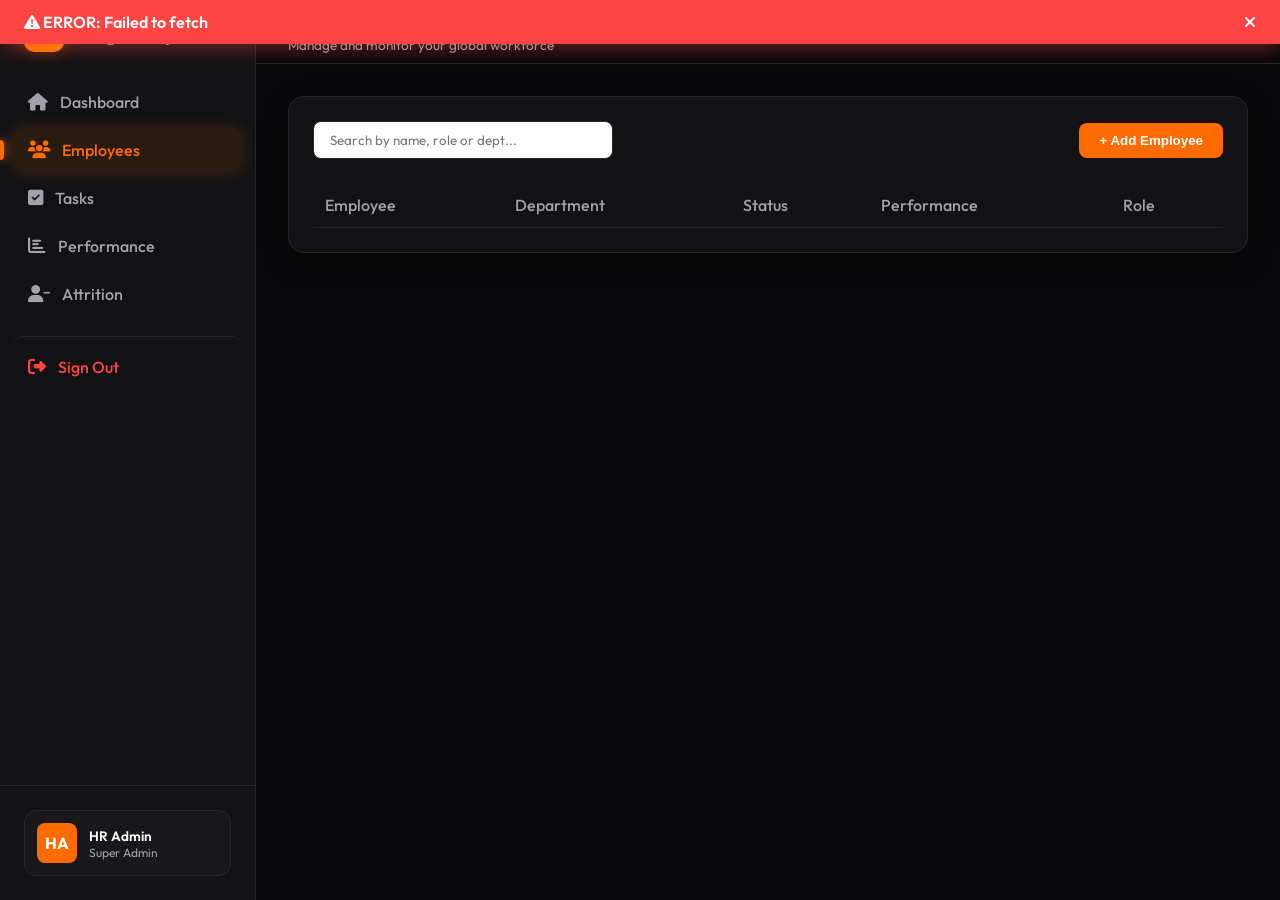
<file: employees.html>
<!DOCTYPE html>
<html lang="en">
<head>
    <meta charset="UTF-8">
    <meta name="viewport" content="width=device-width, initial-scale=1.0">
    <title>Employees | EmpAnalytics</title>
    <link rel="stylesheet" href="css/styles.css">
    <link rel="stylesheet" href="https://cdnjs.cloudflare.com/ajax/libs/font-awesome/6.4.0/css/all.min.css">
    <link href="https://fonts.googleapis.com/css2?family=Outfit:wght@300;400;500;600;700&family=Playfair+Display:wght@700;800&display=swap" rel="stylesheet">
</head>
<body>
    <div class="wrapper">
        <aside class="sidebar" id="sidebar">
            <div class="logo-area">
                <div class="logo-icon">
                    <img src="assets/logo.png" alt="EmpAnalytics Logo">
                </div>
                <span class="logo-text">Emp Analytics</span>
            </div>
            <nav class="nav-menu">
                <a href="dashboard.html" class="nav-link"><i class="fas fa-home"></i><span>Dashboard</span></a>
                <a href="employees.html" class="nav-link active"><i class="fas fa-users"></i><span>Employees</span></a>
                <a href="tasks.html" class="nav-link"><i class="fas fa-check-square"></i><span>Tasks</span></a>
                <a href="performance.html" class="nav-link"><i class="fas fa-chart-bar"></i><span>Performance</span></a>
                <a href="attrition.html" class="nav-link"><i class="fas fa-user-minus"></i><span>Attrition</span></a>
                <a href="index.html" class="nav-link" style="margin-top: 20px; border-top: 1px solid var(--border); padding-top: 20px; color: #ff4444;"><i class="fas fa-sign-out-alt"></i><span>Sign Out</span></a>
            </nav>
            <div class="sidebar-bottom">
                <div class="user-card">
                    <div class="user-avatar" style="width: 40px; height: 40px; border-radius: 8px; background: var(--primary); color: white; display: flex; align-items: center; justify-content: center; font-weight: bold;">HA</div>
                    <div>
                        <p style="font-weight: 600; font-size: 0.85rem;">HR Admin</p>
                        <p style="font-size: 0.75rem; color: var(--text-muted);">Super Admin</p>
                    </div>
                </div>
            </div>
        </aside>

        <main class="main">
            <header class="topbar">
                <div class="top-left">
                    <div style="display: flex; align-items: center; gap: 12px;">
                        <i class="fas fa-bars mobile-toggle" id="mobileToggle" style="display: none; cursor: pointer; font-size: 1.25rem;"></i>
                        <div>
                            <h2>Employee Directory</h2>
                            <p>Manage and monitor your global workforce</p>
                        </div>
                    </div>
                </div>
            </header>

            <div class="content">
                <div class="card fade-up">
                    <div class="card-header">
                        <input type="text" id="employeeSearch" placeholder="Search by name, role or dept..." style="padding: 10px 16px; border-radius: 8px; border: 1px solid var(--border); width: 300px; font-family: 'Outfit';">
                        <button class="btn btn-primary" style="background: var(--primary); color: white; border: none; padding: 10px 20px; border-radius: 8px; cursor: pointer; font-weight: 600;">+ Add Employee</button>
                    </div>
                    <table style="width: 100%; border-collapse: collapse;">
                        <thead>
                            <tr style="text-align: left; border-bottom: 1px solid var(--border);">
                                <th style="padding: 12px; color: var(--text-muted); font-weight: 500;">Employee</th>
                                <th style="padding: 12px; color: var(--text-muted); font-weight: 500;">Department</th>
                                <th style="padding: 12px; color: var(--text-muted); font-weight: 500;">Status</th>
                                <th style="padding: 12px; color: var(--text-muted); font-weight: 500;">Performance</th>
                                <th style="padding: 12px; color: var(--text-muted); font-weight: 500;">Role</th>
                            </tr>
                        </thead>
                        <tbody id="employeeTableBody"></tbody>
                    </table>
                </div>
            </div>
        </main>
    </div>
    <script src="js/main.js"></script>
    <script src="js/config.js"></script>
    <script src="js/employees.js"></script>
</body>
</html>
</file>
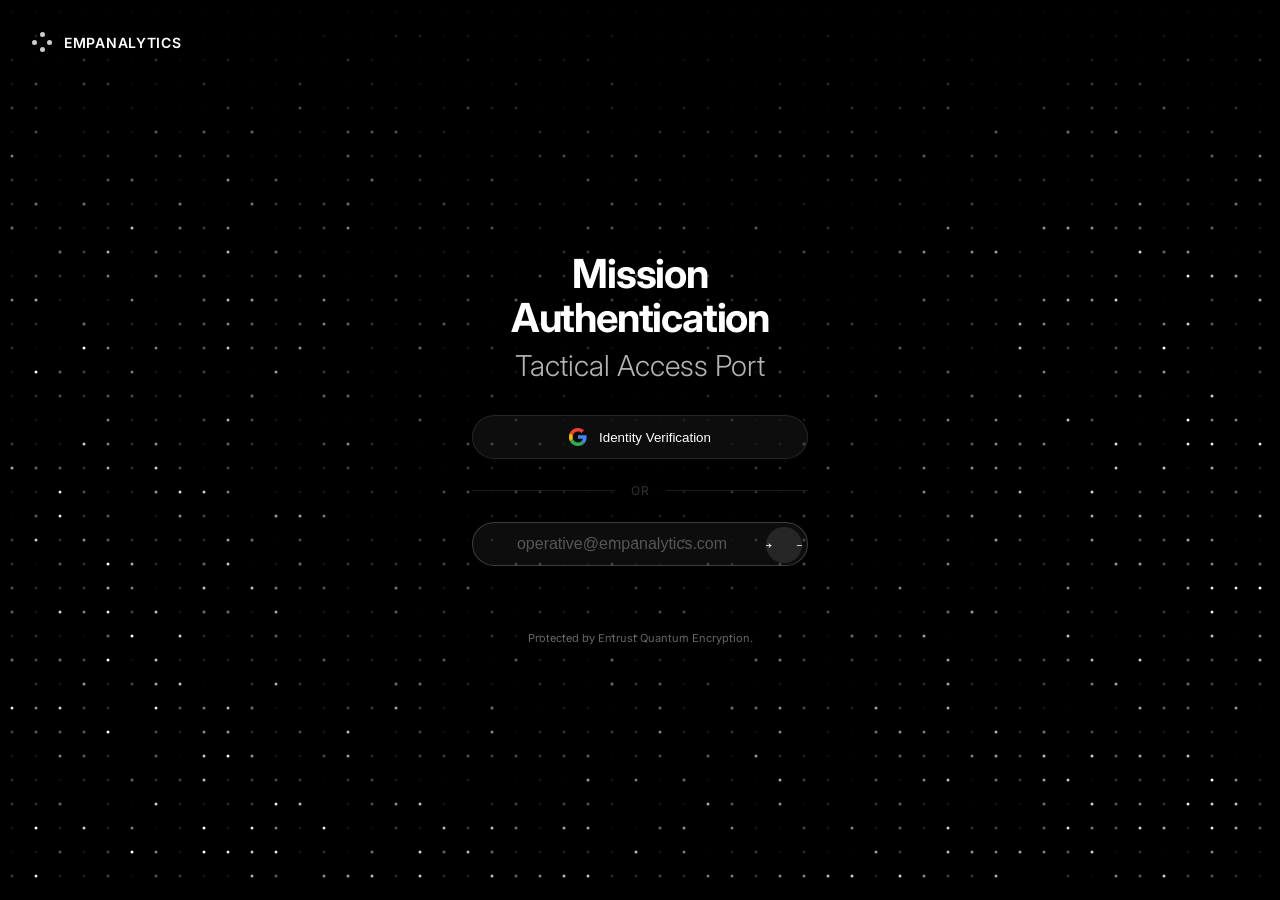
<file: login.html>
<!DOCTYPE html>
<html lang="en">
<head>
    <meta charset="UTF-8">
    <meta name="viewport" content="width=device-width, initial-scale=1.0">
    <title>Login | EmpAnalytics</title>
    <link href="https://fonts.googleapis.com/css2?family=Inter:wght@300;400;600;700&display=swap" rel="stylesheet">
    <link rel="stylesheet" href="https://cdnjs.cloudflare.com/ajax/libs/font-awesome/6.4.0/css/all.min.css">
    <script src="js/config.js"></script>
    <style>
        :root {
            --bg: #000000;
            --surface: rgba(255, 255, 255, 0.05);
            --border: rgba(255, 255, 255, 0.1);
            --text-main: #ffffff;
            --text-muted: rgba(255, 255, 255, 0.4);
            --text-secondary: rgba(255, 255, 255, 0.7);
            --primary: #ffffff;
            --transition: 0.4s cubic-bezier(0.4, 0, 0.2, 1);
        }

        * {
            margin: 0;
            padding: 0;
            box-sizing: border-box;
        }

        body {
            background-color: var(--bg);
            color: var(--text-main);
            font-family: 'Inter', sans-serif;
            height: 100vh;
            overflow: hidden;
            display: flex;
            justify-content: center;
            align-items: center;
        }

        /* Hero Canvas */
        #dotCanvas {
            position: fixed;
            top: 0;
            left: 0;
            width: 100%;
            height: 100%;
            z-index: 0;
        }

        .gradient-overlay {
            position: fixed;
            inset: 0;
            z-index: 1;
            pointer-events: none;
            background: 
                radial-gradient(circle at center, black 0%, transparent 70%),
                linear-gradient(to bottom, black, transparent 33%);
        }

        /* Nav logo only for login */
        .login-nav {
            position: fixed;
            top: 32px;
            left: 32px;
            z-index: 20;
            display: flex;
            align-items: center;
            gap: 12px;
            text-decoration: none;
            color: #fff;
        }

        .nav-logo {
            position: relative;
            width: 20px;
            height: 20px;
        }

        .logo-dot {
            position: absolute;
            width: 5px;
            height: 5px;
            background: rgba(255, 255, 255, 0.8);
            border-radius: 50%;
        }

        .logo-dot:nth-child(1) { top: 0; left: 7.5px; }
        .logo-dot:nth-child(2) { bottom: 0; left: 7.5px; }
        .logo-dot:nth-child(3) { left: 0; top: 7.5px; }
        .logo-dot:nth-child(4) { right: 0; top: 7.5px; }

        /* Form Steps */
        /* Form Steps */
        .form-container {
            position: relative;
            z-index: 10;
            max-width: 384px;
            width: 100%;
            padding: 0 24px;
            display: grid;
            grid-template-areas: "stack";
            place-items: center;
        }

        .step-panel {
            grid-area: stack;
            width: 100%;
            opacity: 0;
            pointer-events: none;
            transform: translateX(80px);
            transition: var(--transition);
            display: flex;
            flex-direction: column;
            align-items: center;
            text-align: center;
        }

        .step-panel.active {
            opacity: 1;
            pointer-events: all;
            transform: translateX(0);
        }

        .step-panel.exiting {
            opacity: 0;
            pointer-events: none;
            transform: translateX(-80px);
        }

        h1 {
            font-size: 2.5rem;
            font-weight: 700;
            letter-spacing: -0.03em;
            line-height: 1.1;
            margin-bottom: 8px;
        }

        .subhead {
            font-size: 1.8rem;
            font-weight: 300;
            color: var(--text-secondary);
            margin-bottom: 32px;
        }

        .subhead-small {
            font-size: 1.25rem;
            font-weight: 300;
            color: rgba(255,255,255,0.5);
            margin-bottom: 32px;
        }

        /* Step 1 specifics */
        .google-btn {
            width: 100%;
            background: var(--surface);
            border: 1px solid var(--border);
            color: #fff;
            padding: 12px;
            border-radius: 999px;
            display: flex;
            align-items: center;
            justify-content: center;
            gap: 12px;
            cursor: pointer;
            font-weight: 500;
            transition: background 0.3s;
            margin-bottom: 24px;
        }

        .google-btn:hover {
            background: rgba(255, 255, 255, 0.1);
        }

        .divider {
            width: 100%;
            display: flex;
            align-items: center;
            gap: 16px;
            margin-bottom: 24px;
            color: rgba(255,255,255,0.2);
            font-size: 12px;
            text-transform: uppercase;
            letter-spacing: 1px;
        }

        .divider::before, .divider::after {
            content: "";
            flex: 1;
            height: 1px;
            background: var(--border);
        }

        .input-wrapper {
            position: relative;
            width: 100%;
            margin-bottom: 24px;
        }

        .input-main {
            width: 100%;
            background: rgba(255, 255, 255, 0.05); /* Added slight background for visibility */
            border: 1px solid rgba(255, 255, 255, 0.2); /* Increased border contrast */
            border-radius: 999px;
            padding: 12px 52px 12px 16px;
            color: #fff;
            text-align: center;
            font-size: 1rem;
            transition: all 0.3s;
            outline: none;
        }

        .input-main:focus {
            border-color: rgba(255, 255, 255, 0.5);
            background: rgba(255, 255, 255, 0.08);
        }

        .input-main::placeholder {
            color: rgba(255, 255, 255, 0.3);
        }

        .btn-submit-arrow {
            position: absolute;
            right: 6px;
            top: 5px;
            width: 36px;
            height: 36px;
            background: rgba(255, 255, 255, 0.1);
            border: none;
            border-radius: 50%;
            cursor: pointer;
            overflow: hidden;
            display: flex;
            align-items: center;
            justify-content: center;
        }

        .btn-submit-arrow:hover {
            background: rgba(255, 255, 255, 0.2);
        }

        .arrow-stack {
            display: flex;
            flex-direction: row;
            width: 72px;
            transition: transform 0.3s ease;
        }

        .arrow-icon {
            width: 36px;
            height: 36px;
            display: flex;
            align-items: center;
            justify-content: center;
            color: #fff;
            font-size: 18px;
        }

        .btn-submit-arrow:hover .arrow-stack {
            transform: translateX(-36px);
        }

        .legal-footer {
            margin-top: 40px;
            font-size: 11px;
            color: var(--text-muted);
            line-height: 1.6;
        }

        .legal-footer a {
            color: inherit;
            text-decoration: underline;
            transition: color 0.3s;
        }

        /* Step 2 specifics */
        .code-container {
            width: 100%;
            border: 1px solid var(--border);
            border-radius: 999px;
            padding: 16px 20px;
            display: flex;
            justify-content: space-between;
            align-items: center;
            margin-bottom: 24px;
            background: rgba(0,0,0,0.2);
        }

        .code-input-group {
            display: flex;
            align-items: center;
            gap: 4px;
            flex: 1;
            justify-content: center;
        }

        .digit-field {
            position: relative;
            width: 32px;
            display: flex;
            justify-content: center;
        }

        .digit-input {
            width: 32px;
            background: transparent;
            border: none;
            color: #fff;
            text-align: center;
            font-size: 1.25rem;
            outline: none;
            font-weight: 600;
            caret-color: transparent;
            z-index: 2;
        }

        .digit-placeholder {
            position: absolute;
            top: 50%;
            left: 50%;
            transform: translate(-50%, -50%);
            color: rgba(255, 255, 255, 0.15);
            font-size: 1.25rem;
            font-weight: 600;
            z-index: 1;
            pointer-events: none;
        }

        .digit-input:not(:placeholder-shown) + .digit-placeholder {
            display: none;
        }

        .divider-v {
            width: 1px;
            height: 20px;
            background: rgba(255, 255, 255, 0.1);
            margin: 0 4px;
        }

        .resend-text {
            font-size: 14px;
            color: rgba(255, 255, 255, 0.5);
            cursor: pointer;
            transition: all 0.2s;
            margin-bottom: 32px;
        }

        .resend-text:hover {
            color: #fff;
            transform: scale(1.02);
        }

        .btn-row {
            display: flex;
            gap: 12px;
            width: 100%;
        }

        .btn-back {
            width: 30%;
            background: #fff;
            color: #000;
            border: none;
            padding: 14px;
            border-radius: 999px;
            font-weight: 600;
            cursor: pointer;
        }

        .btn-continue {
            flex: 1;
            background: #111;
            color: rgba(255, 255, 255, 0.5);
            border: 1px solid var(--border);
            padding: 14px;
            border-radius: 999px;
            font-weight: 600;
            cursor: not-allowed;
            transition: all 0.3s;
        }

        .btn-continue.ready {
            background: #fff;
            color: #000;
            cursor: pointer;
            border: none;
        }

        /* Step 3 specifics */
        .check-circle {
            width: 64px;
            height: 64px;
            background: linear-gradient(135deg, #fff, rgba(255,255,255,0.7));
            border-radius: 50%;
            display: flex;
            align-items: center;
            justify-content: center;
            margin: 0 auto 32px;
            opacity: 0;
            transform: scale(0.8);
            transition: all 0.5s cubic-bezier(0.175, 0.885, 0.32, 1.275);
        }

        .check-circle.show {
            opacity: 1;
            transform: scale(1);
        }

        .btn-dash {
            width: 100%;
            background: #fff;
            color: #000;
            padding: 14px;
            border-radius: 999px;
            font-weight: 600;
            cursor: pointer;
            border: none;
            opacity: 0;
            transition: opacity 0.5s ease;
            text-decoration: none;
            display: inline-block;
            text-align: center;
        }

        .btn-dash.show {
            opacity: 1;
        }
        @keyframes shake {
            0%, 100% { transform: translateX(0); }
            25% { transform: translateX(-8px); }
            50% { transform: translateX(8px); }
            75% { transform: translateX(-4px); }
        }
    </style>
</head>
<body>

    <canvas id="dotCanvas"></canvas>
    <div class="gradient-overlay"></div>

    <a href="index.html" class="login-nav">
        <div class="nav-logo">
            <div class="logo-dot"></div>
            <div class="logo-dot"></div>
            <div class="logo-dot"></div>
            <div class="logo-dot"></div>
        </div>
        <span style="font-weight: 600; font-size: 14px; letter-spacing: 0.05em; text-transform: uppercase;">EmpAnalytics</span>
    </a>

    <div class="form-container">
        <!-- STEP 1 -->
        <div class="step-panel active" id="step-email">
            <h1>Mission Authentication</h1>
            <p class="subhead">Tactical Access Port</p>
            
            <button class="google-btn">
                <svg width="18" height="18" viewBox="0 0 18 18">
                    <path fill="#4285F4" d="M17.64 9.2c0-.63-.06-1.25-.16-1.84H9v3.49h4.84c-.21 1.12-.84 2.07-1.78 2.7l2.87 2.22c1.68-1.55 2.64-3.83 2.64-6.57z"/>
                    <path fill="#34A853" d="M9 18c2.43 0 4.47-.8 5.96-2.18l-2.87-2.22c-.8.54-1.82.85-3.09.85-2.37 0-4.38-1.6-5.1-3.75L.95 13.44C2.43 16.14 5.48 18 9 18z"/>
                    <path fill="#FBBC05" d="M3.9 10.7c-.18-.54-.28-1.12-.28-1.7s.1-1.16.28-1.7L.95 4.84C.35 6.09 0 7.51 0 9s.35 2.91.95 4.16L3.9 10.7z"/>
                    <path fill="#EA4335" d="M9 3.58c1.32 0 2.5.45 3.44 1.35l2.58-2.58C13.47.89 11.43 0 9 0 5.48 0 2.43 1.86.95 4.56L3.9 7.3c.72-2.15 2.73-3.72 5.1-3.72z"/>
                </svg>
                Identity Verification
            </button>

            <div class="divider">or</div>

            <div class="input-wrapper">
                <input type="email" class="input-main" id="emailInput" placeholder="operative@empanalytics.com">
                <button class="btn-submit-arrow" id="submitEmail">
                    <div class="arrow-stack">
                        <div class="arrow-icon">→</div>
                        <div class="arrow-icon">→</div>
                    </div>
                </button>
            </div>

            <p class="legal-footer">Protected by Entrust Quantum Encryption.</p>
        </div>

        <!-- STEP 2 -->
        <div class="step-panel" id="step-code">
            <h1>Transmission Sent</h1>
            <p class="subhead-small">Verify coordinates</p>

            <div class="code-container">
                <div class="code-input-group">
                    <div class="digit-field"><input type="text" maxlength="1" class="digit-input" placeholder=" "><span class="digit-placeholder">0</span></div>
                    <div class="digit-field"><input type="text" maxlength="1" class="digit-input" placeholder=" "><span class="digit-placeholder">0</span></div>
                    <div class="digit-field"><input type="text" maxlength="1" class="digit-input" placeholder=" "><span class="digit-placeholder">0</span></div>
                    <div class="divider-v"></div>
                    <div class="digit-field"><input type="text" maxlength="1" class="digit-input" placeholder=" "><span class="digit-placeholder">0</span></div>
                    <div class="digit-field"><input type="text" maxlength="1" class="digit-input" placeholder=" "><span class="digit-placeholder">0</span></div>
                    <div class="digit-field"><input type="text" maxlength="1" class="digit-input" placeholder=" "><span class="digit-placeholder">0</span></div>
                </div>
            </div>

            <p class="resend-text">Request new burst</p>

            <div class="btn-row">
                <button class="btn-back" id="backToEmail">Abort</button>
                <button class="btn-continue" id="continueToSuccess">Finalize</button>
            </div>
        </div>

        <!-- STEP 3 -->
        <div class="step-panel" id="step-success">
            <h1>Clearance Granted</h1>
            <p class="subhead-small" style="margin-bottom: 48px;">Welcome operative</p>

            <div class="check-circle" id="checkCircle">
                <svg width="24" height="24" viewBox="0 0 24 24" fill="none" stroke="currentColor" stroke-width="3" stroke-linecap="round" stroke-linejoin="round" style="color: #000;">
                    <polyline points="20 6 9 17 4 12"></polyline>
                </svg>
            </div>

            <a href="dashboard.html" class="btn-dash" id="finalBtn">Enter Command Center</a>
        </div>
    </div>

    <script>
        // --- CANVAS ANIMATION ---
        const canvas = document.getElementById('dotCanvas');
        const ctx = canvas.getContext('2d');
        let width, height, midX, midY, maxDist;
        let dots = [];
        let startTime = performance.now();
        let animMode = 'intro';
        let outroStartTime = 0;

        const OPACITY_POOL = [0.08, 0.12, 0.18, 0.25, 0.35, 0.5, 0.65, 0.8, 0.9, 1.0];

        class Dot {
            constructor(x, y) {
                this.x = x; this.y = y;
                this.dist = Math.sqrt((x - midX)**2 + (y - midY)**2);
                this.revealTime = this.dist * 0.015 + Math.random() * 1500;
                this.targetOpacity = OPACITY_POOL[Math.floor(Math.random() * OPACITY_POOL.length)];
                this.hideTime = 0;
            }
            draw(elapsed, mode) {
                let opacity = 0;
                if (mode === 'intro') {
                    if (elapsed > this.revealTime) opacity = Math.min((elapsed - this.revealTime) / 800, 1) * this.targetOpacity;
                } else {
                    const oElapsed = elapsed - outroStartTime;
                    if (oElapsed < this.hideTime) opacity = this.targetOpacity;
                    else opacity = (1 - Math.min((oElapsed - this.hideTime) / 400, 1)) * this.targetOpacity;
                }
                if (opacity > 0) {
                    ctx.beginPath();ctx.arc(this.x, this.y, 1.5, 0, Math.PI * 2);
                    ctx.fillStyle = `rgba(255, 255, 255, ${opacity})`;ctx.fill();
                }
            }
        }

        function initCanvas() {
            width = canvas.width = window.innerWidth;
            height = canvas.height = window.innerHeight;
            midX = width / 2; midY = height / 2; maxDist = Math.sqrt(midX**2 + midY**2);
            dots = [];
            const spacing = 24;
            for (let x = spacing/2; x < width; x += spacing) {
                for (let y = spacing/2; y < height; y += spacing) {
                    dots.push(new Dot(x, y));
                }
            }
        }

        function animate(time) {
            ctx.clearRect(0, 0, width, height);
            dots.forEach(dot => dot.draw(time - startTime, animMode));
            requestAnimationFrame(animate);
        }

        window.addEventListener('resize', initCanvas);
        initCanvas();
        requestAnimationFrame(animate);

        function triggerOutro() {
            animMode = 'outro'; 
            outroStartTime = performance.now() - startTime;
            dots.forEach(dot => dot.hideTime = (maxDist - dot.dist) * 0.02 + Math.random() * 200);
        }

        // --- STEP LOGIC ---
        function showStep(stepId) {
            const activePanel = document.querySelector('.step-panel.active');
            if (!activePanel) return;

            activePanel.classList.add('exiting');
            activePanel.classList.remove('active');
            
            setTimeout(() => {
                activePanel.classList.remove('exiting');
                const next = document.getElementById(`step-${stepId}`);
                if (next) {
                    next.classList.add('active');
                    
                    // Autofocus first digit if moving to code step
                    if (stepId === 'code') {
                        setTimeout(() => digits[0].focus(), 100);
                    }

                    if (stepId === 'success') {
                        document.getElementById('checkCircle').classList.add('show');
                        setTimeout(() => document.getElementById('finalBtn').classList.add('show'), 800);
                    }
                }
            }, 400);
        }

        // Step 1 Events
        const emailInput = document.getElementById('emailInput');
        const submitEmail = document.getElementById('submitEmail');
        const googleBtn = document.querySelector('.google-btn');
        const verifyBtn = document.getElementById('continueToSuccess');
        const digits = document.querySelectorAll('.digit-input');
        const codeInputs = digits; // Alias for compatibility
        
        const handleEmailSubmit = async () => {
            const val = emailInput.value.trim();
            if (val.includes('@')) {
                try {
                    const response = await fetch(`${API_BASE}/auth/login`, {
                        method: 'POST',
                        headers: { 'Content-Type': 'application/json' },
                        body: JSON.stringify({ email: val })
                    });
                    
                    const data = await response.json();
                    
                    if (response.ok) {
                        // Store the "token" or message if needed
                        localStorage.setItem('userEmail', val);
                        showStep('code');
                    } else {
                        throw new Error(data.error || 'Login failed');
                    }
                } catch (err) {
                    showError(err.message);
                    emailInput.style.borderColor = "#ff4444";
                    emailInput.parentElement.style.animation = "shake 0.4s ease";
                    setTimeout(() => {
                        emailInput.style.borderColor = "";
                        emailInput.parentElement.style.animation = "";
                    }, 400);
                }
            } else {
                showError("Please enter a valid email address.");
                emailInput.style.borderColor = "#ff4444";
                emailInput.parentElement.style.animation = "shake 0.4s ease";
                setTimeout(() => {
                    emailInput.style.borderColor = "";
                    emailInput.parentElement.style.animation = "";
                }, 400);
            }
        };

        submitEmail.addEventListener('click', handleEmailSubmit);
        function verifyCode() {
            const codeArr = Array.from(digits).map(i => i.value).join('');
            if (codeArr === "000000") {
                finishAuth();
            } else {
                showError("Invalid tactical clearance code. Access Denied.");
                digits.forEach(i => i.style.borderColor = "#ff4444");
                setTimeout(() => digits.forEach(i => i.style.borderColor = ""), 1000);
            }
        }

        verifyBtn.addEventListener('click', verifyCode);
        googleBtn.addEventListener('click', () => {
             // Mock Google login for this exercise using the admin email
             emailInput.value = "admin@empanalytics.com";
             handleEmailSubmit();
        }); 
        
        emailInput.addEventListener('keypress', (e) => {
            if (e.key === 'Enter') handleEmailSubmit();
        });

        // Step 2 Events: Digits
        const continueBtn = verifyBtn;

        digits.forEach((input, idx) => {
            // Focus logic on click to find first empty
            input.addEventListener('mousedown', () => {
                const firstEmpty = Array.from(digits).find(i => !i.value);
                if (firstEmpty && Array.from(digits).indexOf(firstEmpty) < idx) {
                    setTimeout(() => firstEmpty.focus(), 10);
                }
            });

            input.addEventListener('input', (e) => {
                if (input.value && idx < digits.length - 1) {
                    digits[idx+1].focus();
                }
                checkCodeComplete();
            });

            input.addEventListener('keydown', (e) => {
                if (e.key === 'Backspace' && !input.value && idx > 0) {
                    digits[idx-1].focus();
                }
                if (e.key === 'Enter') {
                    if (continueBtn.classList.contains('ready')) {
                        finishAuth();
                    } else {
                        // Alert user they missed something
                        const empty = Array.from(digits).find(i => !i.value);
                        if (empty) {
                            empty.focus();
                            empty.parentElement.style.animation = "shake 0.4s ease";
                            setTimeout(() => empty.parentElement.style.animation = "", 400);
                        }
                    }
                }
            });
        });

        function checkCodeComplete() {
            const filled = Array.from(digits).every(i => i.value.length > 0);
            if (filled) {
                continueBtn.classList.add('ready');
                continueBtn.disabled = false;
                // Subtle pulse for the button to show it's ready
                continueBtn.style.boxShadow = "0 0 20px rgba(255,255,255,0.4)";
            } else {
                continueBtn.classList.remove('ready');
                continueBtn.disabled = true;
                continueBtn.style.boxShadow = "none";
            }
        }

        function finishAuth() {
            triggerOutro(); 
            setTimeout(() => showStep('success'), 1800);
        }

        continueBtn.addEventListener('click', () => {
            if (continueBtn.classList.contains('ready')) {
                verifyCode();
            } else {
                // Shake digits if not ready
                digits.forEach(d => {
                    if (!d.value) {
                        d.parentElement.style.animation = "shake 0.4s ease";
                        setTimeout(() => d.parentElement.style.animation = "", 400);
                    }
                });
            }
        });

        document.getElementById('backToEmail').addEventListener('click', () => showStep('email'));

        // Navbar Home Link (optional)
        document.querySelector('.login-nav').addEventListener('click', (e) => {
            // Standard link behavior
        });
    </script>
</body>
</html>
</file>
<file: css/styles.css>
:root {
    --primary: #ff6b00;
    --accent: #ff8800;
    --success: #10B981;
    --warning: #F59E0B;
    --danger: #ef4444;
    --bg: #09090b;
    --surface: #121214;
    --surface-hover: #1c1c1f;
    --border: #27272a;
    --text-main: #ffffff;
    --text-muted: #a1a1aa;
    --sidebar-width: 256px;
    --topbar-height: 64px;
    --radius-card: 16px;
    --radius-btn: 8px;
    --radius-chip: 6px;
    --shadow-soft: 0 4px 20px -2px rgba(0, 0, 0, 0.4);
    --shadow-card: 0 8px 32px -8px rgba(0, 0, 0, 0.6);
    --shadow-glow: 0 0 15px rgba(255, 107, 0, 0.2);
    --transition: cubic-bezier(0.4, 0, 0.2, 1) 0.3s;
}

* {
    margin: 0;
    padding: 0;
    box-sizing: border-box;
}

body {
    font-family: 'Outfit', sans-serif;
    background-color: var(--bg);
    color: var(--text-main);
    overflow-x: hidden;
}

h1, h2, h3 { font-family: 'Playfair Display', serif; }

/* Dashboard Layout */
.wrapper {
    display: flex;
    min-height: 100vh;
}

/* Sidebar Styling */
.sidebar {
    width: var(--sidebar-width);
    background: var(--surface);
    border-right: 1px solid var(--border);
    position: fixed;
    height: 100vh;
    z-index: 1000;
    display: flex;
    flex-direction: column;
    transition: var(--transition);
}

.logo-area {
    height: var(--topbar-height);
    display: flex;
    align-items: center;
    padding: 0 1.5rem;
    gap: 12px;
}

.logo-icon {
    width: 40px;
    height: 40px;
    background: linear-gradient(135deg, #ff6b00, #ff8800);
    border-radius: 10px;
    display: flex;
    align-items: center;
    justify-content: center;
    color: white;
    box-shadow: 0 0 15px rgba(255, 107, 0, 0.3);
}

.logo-icon img {
    width: 24px;
    height: 24px;
    object-fit: contain;
}

.logo-text {
    font-family: 'Playfair Display', serif;
    font-weight: 800;
    font-size: 1.25rem;
    color: var(--text-main);
}

.nav-menu {
    flex: 1;
    padding: 1rem 0.75rem;
}

.nav-link {
    display: flex;
    align-items: center;
    padding: 12px 16px;
    color: var(--text-muted);
    text-decoration: none;
    border-radius: 12px;
    margin-bottom: 4px;
    font-weight: 500;
    transition: var(--transition);
    position: relative;
}

.nav-link i { margin-right: 12px; font-size: 1.1rem; }

.nav-link:hover {
    background: var(--surface-hover);
    color: var(--primary);
    box-shadow: var(--shadow-glow);
}

.nav-link.active {
    background: rgba(255, 107, 0, 0.1);
    color: var(--primary);
    box-shadow: var(--shadow-glow);
}

.nav-link.active::before {
    content: '';
    position: absolute;
    left: -12px;
    top: 50%;
    transform: translateY(-50%);
    width: 4px;
    height: 20px;
    background: var(--primary);
    border-radius: 0 4px 4px 0;
    box-shadow: 0 0 10px var(--primary);
}

.sidebar-bottom {
    padding: 1.5rem;
    border-top: 1px solid var(--border);
}

.user-card {
    display: flex;
    align-items: center;
    gap: 12px;
    padding: 12px;
    background: #18181b;
    border-radius: 12px;
    border: 1px solid var(--border);
}

.user-avatar {
    width: 32px;
    height: 32px;
    border-radius: 50%;
    background: var(--border);
    overflow: hidden;
    flex-shrink: 0;
}

.user-avatar img {
    width: 100%;
    height: 100%;
    object-fit: cover;
    display: block;
}

/* Main Content Area */
.main {
    flex: 1;
    margin-left: var(--sidebar-width);
    transition: var(--transition);
}

.topbar {
    height: var(--topbar-height);
    background: rgba(9, 9, 11, 0.8);
    backdrop-filter: blur(12px);
    border-bottom: 1px solid var(--border);
    display: flex;
    align-items: center;
    justify-content: space-between;
    padding: 0 2rem;
    position: sticky;
    top: 0;
    z-index: 900;
}

.top-left h2 { font-size: 1.25rem; }
.top-left p { font-size: 0.85rem; color: var(--text-muted); }

.top-right {
    display: flex;
    align-items: center;
    gap: 20px;
}

.icon-btn {
    position: relative;
    cursor: pointer;
    color: var(--text-muted);
    font-size: 1.2rem;
}

.badge-dot {
    position: absolute;
    top: -2px;
    right: -2px;
    width: 8px;
    height: 8px;
    background: var(--primary);
    border-radius: 50%;
    border: 2px solid var(--bg);
}

/* Dashboard Grid */
.content { padding: 2rem; }

.stats-grid {
    display: grid;
    grid-template-columns: repeat(4, 1fr);
    gap: 1.5rem;
    margin-bottom: 2rem;
}

.stat-card {
    background: var(--surface);
    padding: 1.5rem;
    border-radius: var(--radius-card);
    box-shadow: var(--shadow-soft);
    position: relative;
    overflow: hidden;
    transition: var(--transition);
}

.stat-card:hover { transform: translateY(-4px); }

.accent-bar {
    position: absolute;
    top: 0;
    left: 0;
    right: 0;
    height: 4px;
}

.stat-icon {
    width: 48px;
    height: 48px;
    border-radius: 12px;
    display: flex;
    align-items: center;
    justify-content: center;
    margin-bottom: 1rem;
    font-size: 1.25rem;
}

.stat-value {
    font-size: 2rem;
    font-weight: 700;
    margin-bottom: 4px;
}

.stat-label {
    color: var(--text-muted);
    font-size: 0.9rem;
    font-weight: 500;
}

.trend-chip {
    display: inline-flex;
    align-items: center;
    padding: 4px 8px;
    border-radius: 6px;
    font-size: 0.75rem;
    font-weight: 600;
    margin-top: 12px;
}

.charts-row {
    display: grid;
    grid-template-columns: 2fr 1fr;
    gap: 1.5rem;
    margin-bottom: 2rem;
}

.bottom-row {
    display: grid;
    grid-template-columns: 1fr 1fr;
    gap: 1.5rem;
}

.card {
    background: var(--surface);
    padding: 1.5rem;
    border-radius: var(--radius-card);
    box-shadow: var(--shadow-card);
    border: 1px solid var(--border);
}

.card-header {
    display: flex;
    justify-content: space-between;
    align-items: center;
    margin-bottom: 1.5rem;
}

/* Activity List */
.activity-item {
    display: flex;
    gap: 16px;
    padding-bottom: 16px;
    border-left: 1px solid var(--border);
    margin-left: 8px;
    position: relative;
    padding-left: 20px;
}

.activity-item::before {
    content: '';
    position: absolute;
    left: -5px;
    top: 0;
    width: 9px;
    height: 9px;
    border-radius: 50%;
    background: var(--primary);
    border: 2px solid var(--bg);
}

/* Animations */
.fade-up {
    opacity: 0;
    transform: translateY(20px);
    animation: fadeUp 0.6s forwards;
}

@keyframes fadeUp {
    to {
        opacity: 1;
        transform: translateY(0);
    }
}

/* Responsive */
@media (max-width: 1200px) {
    .stats-grid { grid-template-columns: repeat(2, 1fr); }
    .charts-row, .bottom-row { grid-template-columns: 1fr; }
}

@media (max-width: 768px) {
    .sidebar { transform: translateX(-100%); }
    .sidebar.active { transform: translateX(0); }
    .main { margin-left: 0; }
    .stats-grid { grid-template-columns: 1fr; }
}
/* Tasks Page Specifics */
.summary-strip {
    display: flex;
    gap: 1.5rem;
    margin-bottom: 2rem;
}

.summary-chip {
    background: var(--surface);
    padding: 1rem 1.5rem;
    border-radius: 12px;
    display: flex;
    align-items: center;
    gap: 12px;
    box-shadow: var(--shadow-soft);
    flex: 1;
}

.summary-chip i {
    font-size: 1.25rem;
}

.task-toolbar {
    background: var(--surface);
    padding: 1rem;
    border-radius: 12px;
    display: flex;
    align-items: center;
    justify-content: space-between;
    gap: 1rem;
    margin-bottom: 2rem;
    box-shadow: var(--shadow-soft);
}

.toolbar-filters {
    display: flex;
    gap: 0.75rem;
    align-items: center;
}

.filter-group {
    display: flex;
    align-items: center;
    gap: 8px;
    background: var(--bg);
    padding: 6px 12px;
    border-radius: 8px;
    border: 1px solid var(--border);
}

.filter-group select, .filter-group input {
    background: transparent;
    border: none;
    outline: none;
    font-family: inherit;
    font-size: 0.9rem;
    color: var(--text-main);
}

.kanban-board {
    display: grid;
    grid-template-columns: repeat(3, 1fr);
    gap: 1.5rem;
    height: calc(100vh - 320px);
    min-height: 500px;
}

.kanban-column {
    display: flex;
    flex-direction: column;
    gap: 1rem;
    background: #18181b;
    padding: 1rem;
    border-radius: 16px;
    max-height: 100%;
    border: 1px solid var(--border);
}

.column-header {
    display: flex;
    align-items: center;
    justify-content: space-between;
    padding: 0 0.5rem;
    margin-bottom: 0.5rem;
}

.column-header h3 {
    font-size: 1rem;
    display: flex;
    align-items: center;
    gap: 8px;
}

.column-count {
    background: var(--surface);
    padding: 2px 8px;
    border-radius: 20px;
    font-size: 0.8rem;
    font-weight: 600;
    color: var(--text-muted);
}

.task-cards {
    flex: 1;
    overflow-y: auto;
    display: flex;
    flex-direction: column;
    gap: 1rem;
    padding-right: 4px;
}

.task-cards::-webkit-scrollbar {
    width: 4px;
}

.task-cards::-webkit-scrollbar-thumb {
    background: #cbd5e1;
    border-radius: 4px;
}

.task-card {
    background: var(--surface);
    padding: 1.25rem;
    border-radius: 12px;
    box-shadow: var(--shadow-card);
    cursor: pointer;
    transition: var(--transition);
    border: 1px solid transparent;
}

.task-card:hover {
    transform: translateY(-2px);
    box-shadow: 0 4px 15px -2px rgba(0, 0, 0, 0.12);
    border-color: var(--primary);
}

.task-card.expanded {
    border-color: var(--primary);
    background: linear-gradient(to bottom, var(--surface), rgba(255, 107, 0, 0.05));
}

.task-card h4 {
    font-family: 'Outfit', sans-serif;
    font-size: 1rem;
    font-weight: 600;
    margin-bottom: 0.75rem;
}

.task-meta {
    display: flex;
    align-items: center;
    justify-content: space-between;
    margin-top: 1rem;
}

.assignee {
    display: flex;
    align-items: center;
    gap: 8px;
}

.assignee-img {
    width: 24px;
    height: 24px;
    border-radius: 50%;
    background: var(--primary);
    color: white;
    font-size: 0.7rem;
    display: flex;
    align-items: center;
    justify-content: center;
    font-weight: 700;
}

.priority-badge {
    padding: 2px 8px;
    border-radius: 4px;
    font-size: 0.7rem;
    font-weight: 700;
    text-transform: uppercase;
}

.priority-high { background: #fee2e2; color: #ef4444; }
.priority-medium { background: #fef3c7; color: #f59e0b; }
.priority-low { background: #dcfce7; color: #10b981; }

.task-footer {
    margin-top: 1rem;
    padding-top: 1rem;
    border-top: 1px solid var(--border);
}

.progress-container {
    height: 4px;
    background: #e2e8f0;
    border-radius: 2px;
    overflow: hidden;
}

.progress-bar {
    height: 100%;
    background: var(--primary);
    transition: width 0.3s ease;
}

@keyframes slideIn {
    from {
        opacity: 0;
        transform: translateY(10px);
    }
    to {
        opacity: 1;
        transform: translateY(0);
    }
}

.staggered > * {
    animation: slideIn 0.4s ease forwards;
}

/* Performance Page Specifics */
.score-card-grid {
    display: grid;
    grid-template-columns: repeat(auto-fill, minmax(280px, 1fr));
    gap: 1.5rem;
    margin-top: 2rem;
}

.score-card {
    background: var(--surface);
    padding: 1.5rem;
    border-radius: var(--radius-card);
    box-shadow: var(--shadow-soft);
    display: flex;
    flex-direction: column;
    align-items: center;
    text-align: center;
    transition: var(--transition);
}

.score-card:hover {
    transform: translateY(-5px);
}

.score-ring-container {
    position: relative;
    width: 100px;
    height: 100px;
    margin: 1rem 0;
}

.score-ring-svg {
    transform: rotate(-90deg);
}

.score-ring-bg {
    fill: none;
    stroke: var(--border);
    stroke-width: 8;
}

.score-ring-progress {
    fill: none;
    stroke-width: 8;
    stroke-linecap: round;
    transition: stroke-dashoffset 1s ease-out;
}

.score-text {
    position: absolute;
    top: 50%;
    left: 50%;
    transform: translate(-50%, -50%);
    font-size: 1.25rem;
    font-weight: 700;
    color: var(--text-main);
}

.dept-table {
    width: 100%;
    border-collapse: collapse;
    margin-top: 1rem;
}

.dept-table th {
    padding: 1rem;
    text-align: left;
    color: var(--text-muted);
    font-weight: 600;
    font-size: 0.85rem;
    text-transform: uppercase;
    border-bottom: 2px solid var(--border);
}

.dept-table td {
    padding: 1.25rem 1rem;
    border-bottom: 1px solid var(--border);
    font-size: 0.9rem;
}

.trend-up { color: var(--success); font-weight: 600; }
.trend-down { color: var(--danger); font-weight: 600; }

.performer-badge {
    background: rgba(255, 107, 0, 0.1);
    color: var(--primary);
    padding: 4px 10px;
    border-radius: 12px;
    font-size: 0.75rem;
    font-weight: 600;
}
/* Attrition Page Specifics */
.risk-banner {
    background: linear-gradient(90deg, #450a0a 0%, #431407 100%);
    border: 1px solid #7f1d1d;
    padding: 1rem 1.5rem;
    border-radius: 12px;
    margin-bottom: 2rem;
    display: flex;
    justify-content: space-between;
    align-items: center;
    color: #fecaca;
    font-weight: 500;
}

.risk-banner .dismiss-btn {
    cursor: pointer;
    opacity: 0.6;
    transition: var(--transition);
}

.risk-banner .dismiss-btn:hover {
    opacity: 1;
}

.risk-status-badge {
    padding: 4px 10px;
    border-radius: 20px;
    font-size: 0.75rem;
    font-weight: 700;
}

.risk-high { background: #fee2e2; color: #ef4444; }
.risk-medium { background: #fef3c7; color: #f59e0b; }
.risk-low { background: #dcfce7; color: #10b981; }

@keyframes risk-pulse {
    0% { background-color: transparent; }
    50% { background-color: rgba(239, 68, 68, 0.03); }
    100% { background-color: transparent; }
}

.row-high-risk {
    border-left: 4px solid var(--danger) !important;
    animation: risk-pulse 2s infinite ease-in-out;
}

.risk-score-bar-container {
    width: 100px;
    height: 8px;
    background: var(--border);
    border-radius: 4px;
    overflow: hidden;
}

.risk-score-bar {
    height: 100%;
    border-radius: 4px;
}

.recommendations-panel {
    display: grid;
    grid-template-columns: repeat(auto-fit, minmax(250px, 1fr));
    gap: 1.5rem;
    margin-top: 1rem;
}

.insight-card {
    background: var(--surface);
    padding: 1.25rem;
    border-radius: 12px;
    border-left: 4px solid var(--primary);
    box-shadow: var(--shadow-sm);
    transition: var(--transition);
}

.insight-card:hover {
    transform: translateX(5px);
    box-shadow: var(--shadow-md);
}

.insight-card.accent-warning { border-left-color: var(--warning); }
.insight-card.accent-success { border-left-color: var(--success); }
.insight-card.accent-danger { border-left-color: var(--danger); }

/* Toggle Switch */
.switch input:checked + .slider {
    background-color: var(--primary) !important;
}

.slider::before {
    position: absolute;
    content: "";
    height: 12px;
    width: 12px;
    left: 3px;
    bottom: 3px;
    background-color: white;
    transition: .4s;
    border-radius: 50%;
}

.switch input:checked + .slider::before {
    transform: translateX(16px);
}
</file>
